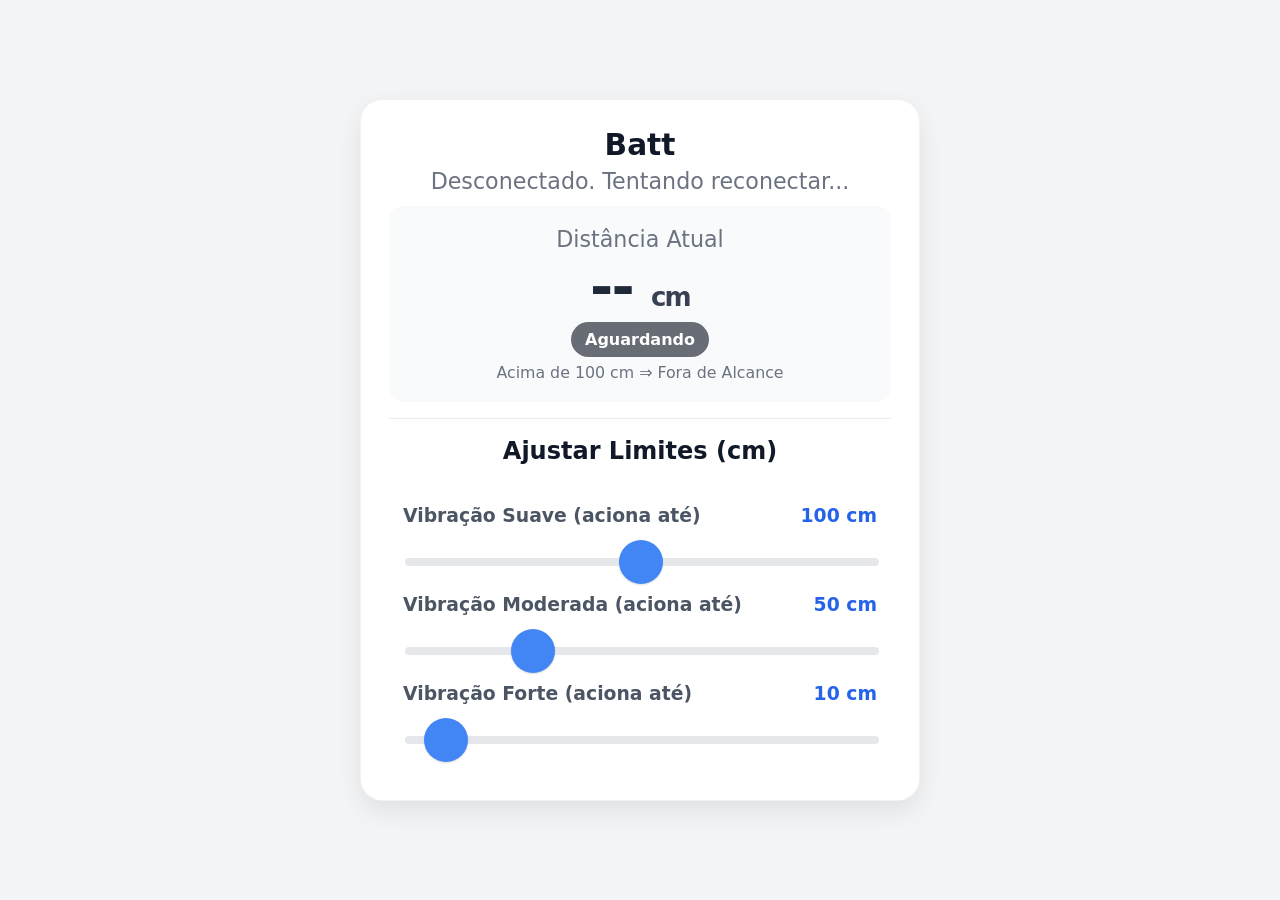
<file: front/index.html>
<!DOCTYPE html>
<html lang="pt-br">
<head>
  <meta charset="UTF-8" />
  <meta name="viewport" content="width=device-width, initial-scale=1.0"/>
  <title>Batt – Controle do detector de obstáculos</title>
  <link rel="stylesheet" href="style.css">
  <style>
    /* Texto lido por leitores de tela, invisível na tela */
    .sr-only{
      position:absolute; width:1px; height:1px; padding:0; margin:-1px;
      overflow:hidden; clip:rect(0,0,0,0); white-space:nowrap; border:0;
    }
    #boas-vindas:focus{ outline:none; }
  </style>
</head>
<body class="bg">
  <main class="wrap">
    <section class="card">
      <header class="card__head">
        <!-- 1) Boas-vindas: recebe o foco ao abrir a página (ver batt.js) -->
        <h1 class="title" id="boas-vindas" tabindex="-1">
          <span aria-hidden="true">Batt</span>
          <span class="sr-only">
            Olá! Boas vindas ao Batt, a interface de controle do seu detector de obstáculos.
            Para continuar, deslize o dedo para a direita.
          </span>
        </h1>
        <!-- Informações visuais: irrelevantes para quem usa leitor de tela -->
        <p id="connection-status" class="muted" aria-hidden="true">Conectando ao ESP32...</p>
      </header>

      <div class="reading" aria-hidden="true">
        <p class="muted">Distância Atual</p>
        <p class="distance"><span id="distance-value">--</span> <span class="unit">cm</span></p>
        <div id="level-indicator" class="badge badge--gray">
          <span id="level-text">Aguardando</span>
        </div>
        <p class="tiny">Acima de <span id="fora-valor">100</span> cm ⇒ Fora de Alcance</p>
      </div>

      <hr class="sep" aria-hidden="true" />

      <div class="sr-only" id="explicacao">
        <p>
          Aqui você escolhe a distância de cada um dos três níveis de vibração do dispositivo:
          suave, moderado e forte. Eles representam a intensidade com que o dispositivo vai vibrar
          quando houver um obstáculo naquela distância. O nível suave vibra levemente, quando o
          obstáculo ainda está longe. O nível moderado vibra um pouco mais forte, quando ele se aproxima.
          O nível forte vibra com a maior intensidade, quando o obstáculo está bem perto.
        </p>
        <p>
          Para ajustar, deslize o dedo para a direita até chegar ao deslizador de um nível.
          Depois, deslize o dedo para cima para aumentar a distância, ou para baixo para diminuí-la.

          Quando você parar de ajustar por alguns segundos, eu vou dizer como estão configuradas as três distâncias.
        </p>
      </div>


<fieldset class="controls-group" aria-describedby="explicacao">
  <legend class="subtitle" id="ajuste-titulo">Ajustar Limites (cm)</legend>

  <div class="control">
    <label for="leve-slider" class="row">
      <span>Vibração Suave (aciona até)</span>
      <span id="leve-value" class="value">100 cm</span>
    </label>
    <input type="range" id="leve-slider" min="1" max="200" step="1" value="100"
           aria-label="Vibração Suave, aciona até"
           aria-describedby="explicacao">
  </div>

  <div class="control">
    <label for="medio-slider" class="row">
      <span>Vibração Moderada (aciona até)</span>
      <span id="medio-value" class="value">50 cm</span>
    </label>
    <input type="range" id="medio-slider" min="1" max="200" step="1" value="50"
           aria-label="Vibração Moderada, aciona até"
           aria-describedby="explicacao">
  </div>

  <div class="control">
    <label for="alto-slider" class="row">
      <span>Vibração Forte (aciona até)</span>
      <span id="alto-value" class="value">10 cm</span>
    </label>
    <input type="range" id="alto-slider" min="1" max="200" step="1" value="10"
           aria-label="Vibração Forte, aciona até"
           aria-describedby="explicacao">
  </div>
</fieldset>

    </section>
  </main>

  <div id="resumo-falado" class="sr-only" role="status" aria-live="polite" aria-atomic="true"></div>

  <script src="script.js"></script>
</body>
</html>
</file>
<file: front/style.css>
*,
*::before,
*::after {
  box-sizing: border-box;
}

html,
body {
  height: 100%;
}

html {
  font-size: 100%;
}

body {
  min-height: 100%;
  margin: 0;
  font-family: system-ui, -apple-system, Segoe UI, Roboto, Arial, sans-serif;
  color: #111827;
  -webkit-text-size-adjust: 100%;
}

.bg {
  background: #f3f4f6;
}

.wrap {
  min-height: 100%;
  min-height: 100dvh;
  display: grid;
  place-items: center;
  padding: clamp(1rem, 4vw, 1.5rem);
}

.card {
  width: min(100%, 35rem);
  background: #fff;
  padding:
    clamp(1.125rem, 4.5vw, 1.75rem)
    clamp(1.125rem, 4.5vw, 1.75rem)
    clamp(1rem, 4vw, 1.125rem);
  border-radius: clamp(1rem, 4vw, 1.375rem);
  box-shadow: 0 0.625rem 1.5625rem rgba(0, 0, 0, .08);
  border: 0.0625rem solid rgba(0, 0, 0, .05);
}

.card__head {
  text-align: center;
  margin-bottom: clamp(0.5rem, 2.5vw, 0.75rem);
}

.title {
  font-size: clamp(1.85rem, 5vw, 1.5rem);
  font-weight: 700;
  margin: 0 0 0.25rem;
  line-height: 1.2;
}

.subtitle {
  font-size: clamp(1.5rem, 3.8vw, 1.125rem);
  font-weight: 600;
  margin: clamp(0.5rem, 3vw, 0.75rem) 0 clamp(1.25rem, 1.5vw, 0.375rem);
  text-align: center;
}

.muted {
  color: #6b7280;
  font-size: clamp(1.3875rem, 2.8vw, 0.75rem);
  margin: 0;
}

.tiny {
  color: #6b7280;
  font-size: clamp(0.9875rem, 2.8vw, 0.75rem);
  margin: clamp(0.25rem, 1.5vw, 0.375rem) 0 0;
  text-align: center;
}

.reading {
  background: #f9fafb;
  padding: clamp(0.875rem, 4vw, 1.25rem);
  border-radius: clamp(0.75rem, 3.5vw, 0.875rem);
  text-align: center;
}

.distance {
  font-size: clamp(2.5rem, 12vw, 3.5rem);
  font-weight: 800;
  letter-spacing: -0.03em;
  margin: clamp(0.25rem, 1.5vw, 0.375rem) 0;
  color: #1f2937;
  line-height: 1.05;
  overflow-wrap: anywhere;
}

.distance .unit {
  font-size: clamp(1.125rem, 6vw, 1.625rem);
  font-weight: 700;
  color: #374151;
}

.badge {
  display: inline-block;
  padding:
    clamp(0.375rem, 2vw, 0.5rem)
    clamp(0.625rem, 3vw, 0.875rem);
  border-radius: 999rem;
  font-weight: 700;
  color: #fff;
  transition: background-color .25s;
  max-width: 100%;
  overflow-wrap: anywhere;
}

.badge--gray {
  background: #686d75;
}

.badge--green {
  background: #10b981;
}

.badge--orange {
  background: #f59e0b;
}

.badge--red {
  background: #ef4444;
}

.sep {
  border: 0;
  height: 0.0625rem;
  background: rgba(0, 0, 0, .08);
  margin:
    clamp(0.75rem, 3vw, 1rem)
    0
    clamp(0.875rem, 3.5vw, 1.125rem);
}

.control {
  margin:
    clamp(0.75rem, 3vw, 0.875rem)
    0
    clamp(0.875rem, 3.5vw, 1.125rem);
    font-size: clamp(2.6875rem, 2.8vw, 0.75rem);
}

.row {
  display: flex;
  align-items: center;
  justify-content: space-between;
  gap: 0.75rem;
  color: #4b5563;
  font-weight: 600;
  font-size: clamp(1.175rem, 3.5vw, 1rem);
}

.value {
  color: #2563eb;
  font-weight: 800;
}

fieldset {
    border: none;
}

input[type=range] {
  -webkit-appearance: none;
  appearance: none;
  width: 100%;
  height: clamp(0.375rem, 2vw, 0.5rem);
  border-radius: 0.375rem;
  background: #e5e7eb;
  outline: none;
  opacity: .96;
  transition: opacity .2s, background-color .2s;
}

input[type=range]:hover {
  opacity: 1;
}

input[type=range]::-webkit-slider-thumb {
  -webkit-appearance: none;
  appearance: none;
  width: clamp(1.5rem, 8vw, 2.75rem);   /* 24px → 44px */
  height: clamp(1.5rem, 8vw, 2.75rem);
  border-radius: 999rem;
  background: #3b82f6;
  box-shadow: 0 0.0625rem 0.125rem rgba(0, 0, 0, .15);
  cursor: pointer;
}

input[type=range]::-moz-range-thumb {
  width: clamp(1.5rem, 8vw, 2.75rem);
  height: clamp(1.5rem, 8vw, 2.75rem);
  border-radius: 999rem;
  background: #3b82f6;
  box-shadow: 0 0.0625rem 0.125rem rgba(0, 0, 0, .15);
  cursor: pointer;
}

input[type=range]:focus-visible {
    outline: 0.2em solid #2563eb;
    outline-offset: 0.15em;
}
</file>
